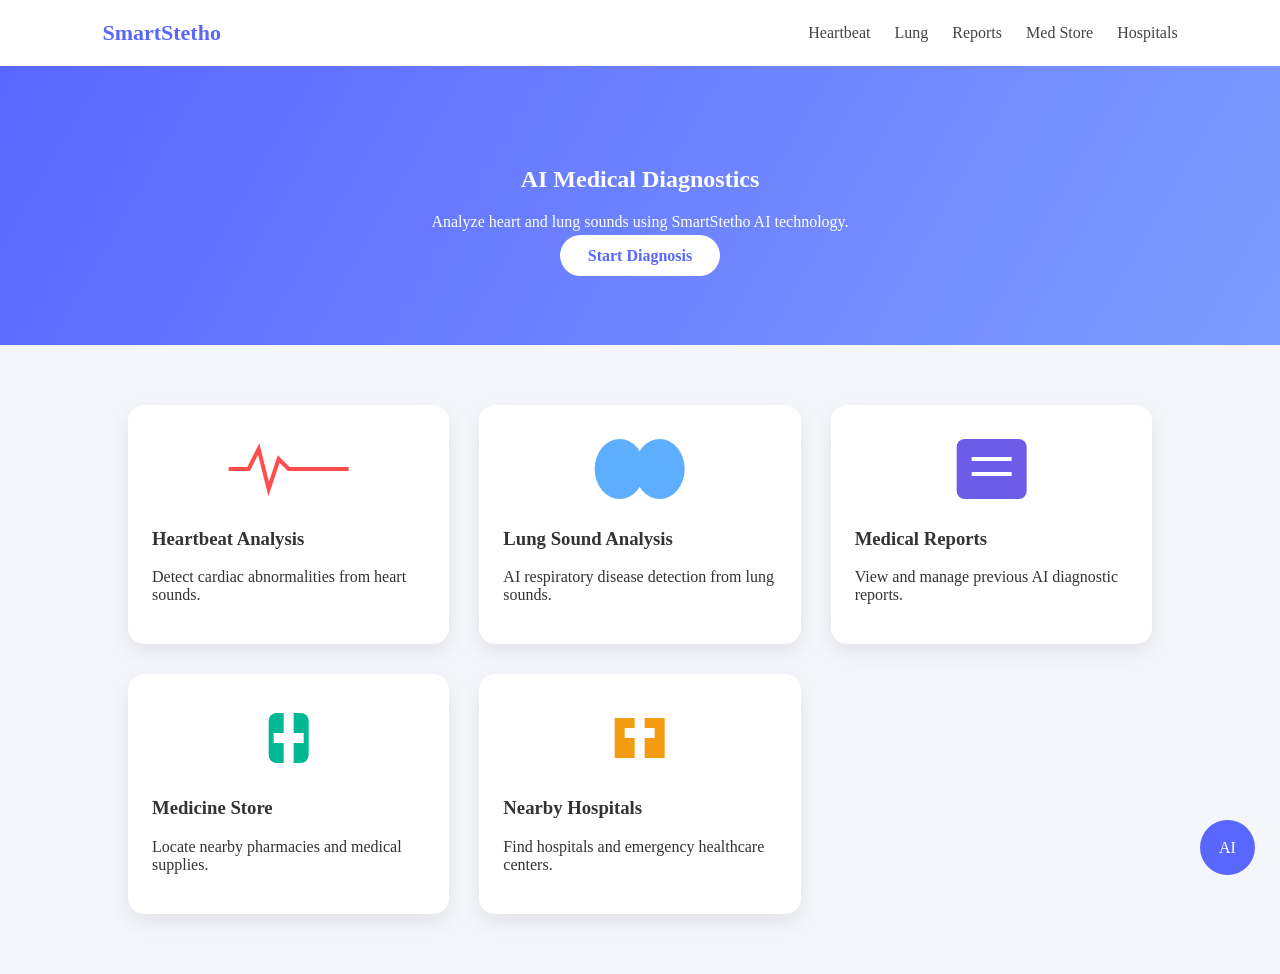
<file: templates/index.html>
<!DOCTYPE html>
<html lang="en">

<head>

    <meta charset="UTF-8">
    <meta name="viewport" content="width=device-width, initial-scale=1.0">

    <title>SmartStetho AI</title>

    <link rel="stylesheet" href="/static/home.css">

</head>

<body>

    <header class="header">

        <div class="logo">SmartStetho</div>

        <nav>
            <a href="/heartbeat">Heartbeat</a>
            <a href="/lungsound">Lung</a>
            <a href="/report">Reports</a>
            <a href="/med_store">Med Store</a>
            <a href="/hospital">Hospitals</a>
        </nav>

    </header>


    <section class="hero">

        <h1>AI Medical Diagnostics</h1>

        <p>Analyze heart and lung sounds using SmartStetho AI technology.</p>

        <a href="/heartbeat" class="cta">Start Diagnosis</a>

    </section>


    <section class="dashboard">


        <a href="/heartbeat" class="card">

            <div class="card-img">

                <svg viewBox="0 0 120 80">

                    <polyline points="0,40 20,40 30,20 40,60 50,30 60,40 120,40" stroke="#ff4d4d" stroke-width="4"
                        fill="none" />

                </svg>

            </div>

            <h3>Heartbeat Analysis</h3>

            <p>Detect cardiac abnormalities from heart sounds.</p>

        </a>



        <a href="/lungsound" class="card">

            <div class="card-img">

                <svg viewBox="0 0 120 80">

                    <ellipse cx="40" cy="40" rx="25" ry="30" fill="#5daeff" />
                    <ellipse cx="80" cy="40" rx="25" ry="30" fill="#5daeff" />

                </svg>

            </div>

            <h3>Lung Sound Analysis</h3>

            <p>AI respiratory disease detection from lung sounds.</p>

        </a>



        <a href="/report" class="card">

            <div class="card-img">

                <svg viewBox="0 0 120 80">

                    <rect x="25" y="10" width="70" height="60" rx="8" fill="#6c5ce7" />
                    <line x1="40" y1="30" x2="80" y2="30" stroke="white" stroke-width="4" />
                    <line x1="40" y1="45" x2="80" y2="45" stroke="white" stroke-width="4" />

                </svg>

            </div>

            <h3>Medical Reports</h3>

            <p>View and manage previous AI diagnostic reports.</p>

        </a>



        <a href="/med_store" class="card">

            <div class="card-img">

                <svg viewBox="0 0 120 80">

                    <rect x="40" y="15" width="40" height="50" rx="8" fill="#00b894" />
                    <rect x="55" y="10" width="10" height="60" fill="white" />
                    <rect x="45" y="35" width="30" height="10" fill="white" />

                </svg>

            </div>

            <h3>Medicine Store</h3>

            <p>Locate nearby pharmacies and medical supplies.</p>

        </a>



        <a href="/hospital" class="card">

            <div class="card-img">

                <svg viewBox="0 0 120 80">

                    <rect x="35" y="20" width="50" height="40" fill="#f39c12" />
                    <rect x="55" y="20" width="10" height="40" fill="white" />
                    <rect x="45" y="30" width="30" height="10" fill="white" />

                </svg>

            </div>

            <h3>Nearby Hospitals</h3>

            <p>Find hospitals and emergency healthcare centers.</p>

        </a>

    </section>


    <div id="chat-button">AI</div>


    <div id="chatbox">

        <div id="chat-header">Medical Assistant</div>

        <div id="chat-body"></div>

        <div class="chat-input">

            <input id="chat-input" placeholder="Ask a medical question">

            <button onclick="sendMessage()">Send</button>

        </div>

    </div>


    <script src="/static/chatbot.js"></script>

    <script>

        const chatBtn = document.getElementById("chat-button")
        const chatBox = document.getElementById("chatbox")

        chatBtn.onclick = () => {
            chatBox.classList.toggle("open")
        }

    </script>

</body>

</html>
</file>
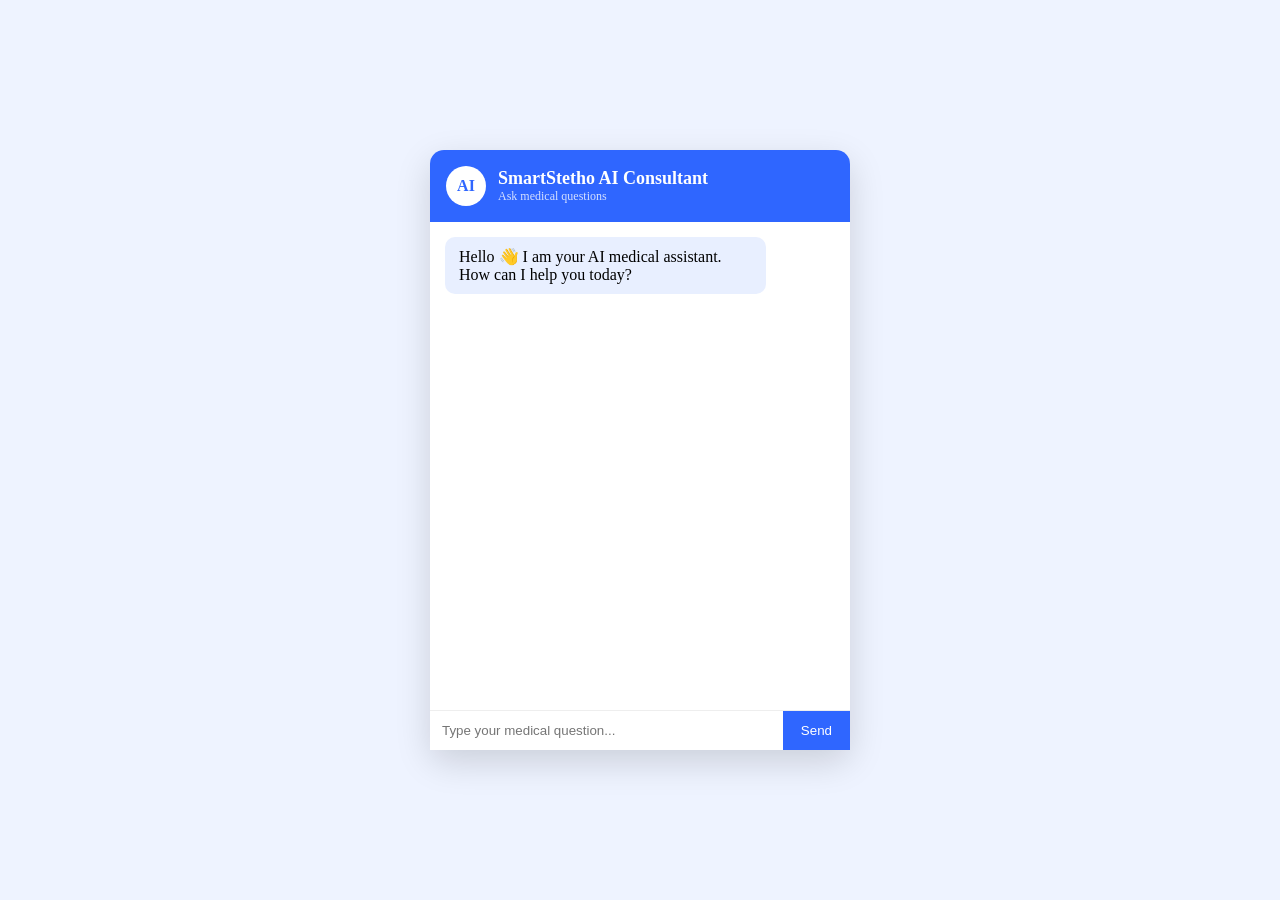
<file: templates/ai_consultant.html>
<!DOCTYPE html>
<html>

<head>

    <title>AI Medical Consultant</title>

    <link rel="stylesheet" href="/static/ai_chat.css">

</head>

<body>

    <div class="chat-container">

        <header class="chat-header">

            <div class="avatar">AI</div>

            <div>

                <h2>SmartStetho AI Consultant</h2>

                <p>Ask medical questions</p>

            </div>

        </header>


        <div class="chat-box" id="chatBox">

            <div class="ai-message">

                Hello 👋
                I am your AI medical assistant.
                How can I help you today?

            </div>

        </div>


        <div class="chat-input">

            <input id="messageInput" placeholder="Type your medical question...">

            <button onclick="sendMessage()">Send</button>

        </div>

    </div>



    <script>

        async function sendMessage() {

            const input = document.getElementById("messageInput")
            const chat = document.getElementById("chatBox")

            const msg = input.value.trim()

            if (msg === "") return

            chat.innerHTML += `<div class="user-message">${msg}</div>`

            input.value = ""

            chat.scrollTop = chat.scrollHeight


            chat.innerHTML += `<div class="ai-message" id="typing">AI is typing...</div>`

            chat.scrollTop = chat.scrollHeight


            const res = await fetch("/chat", {

                method: "POST",

                headers: {
                    "Content-Type": "application/json"
                },

                body: JSON.stringify({ message: msg })

            })

            const data = await res.json()

            document.getElementById("typing").remove()

            chat.innerHTML += `<div class="ai-message">${data.reply}</div>`

            chat.scrollTop = chat.scrollHeight

        }

    </script>

</body>

</html>
</file>
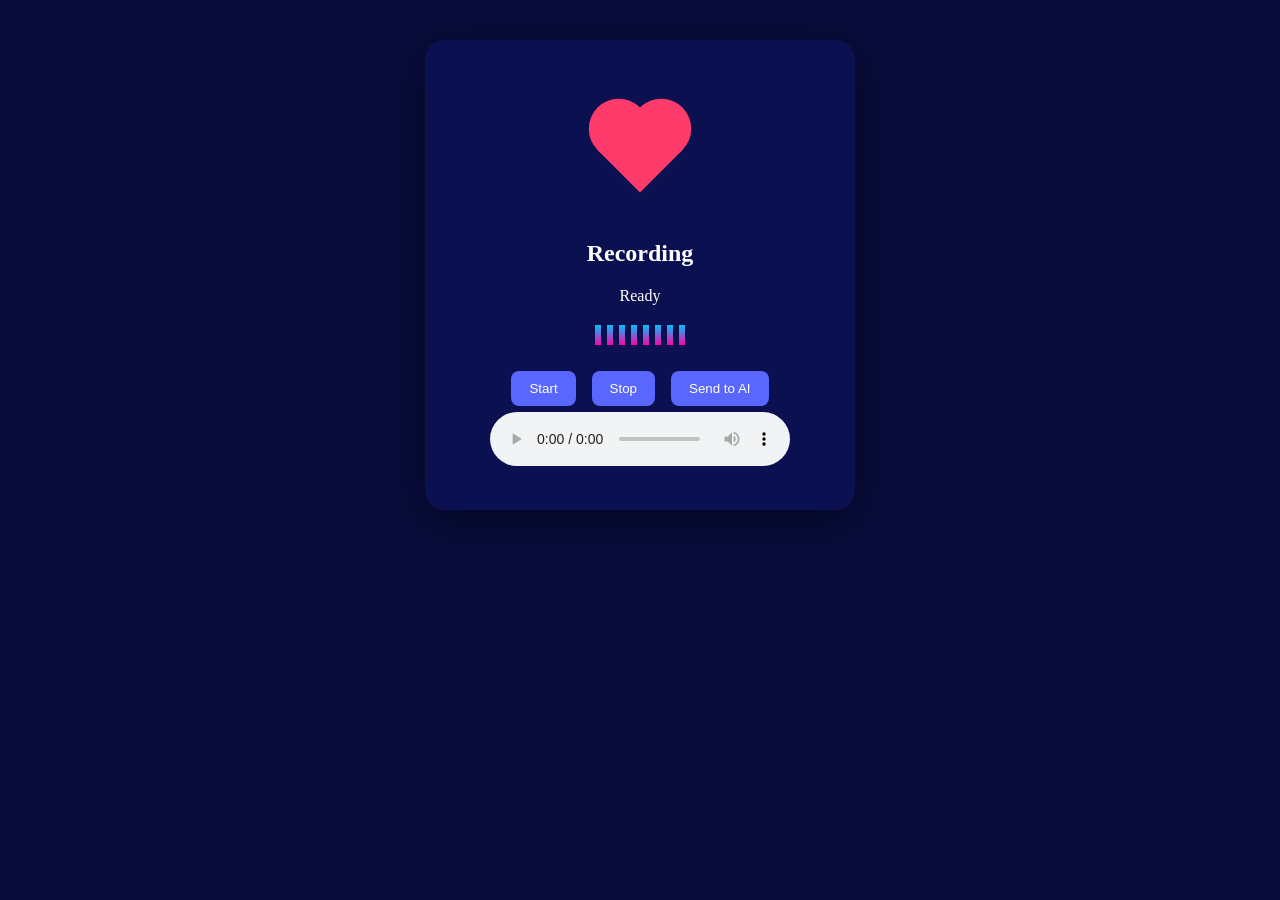
<file: templates/heartbeat.html>
<!DOCTYPE html>
<html>

<head>
    <title>Heartbeat Recorder</title>
    <link rel="stylesheet" href="/static/heartbeat.css">
</head>

<body>

    <div class="recorder-card">

        <!-- Heart graphic -->
        <div class="heart-wrap" id="heartWrap">
            <div class="heart"></div>
        </div>

        <h2>Recording</h2>
        <div id="status">Ready</div>

        <!-- Wave animation -->
        <div class="wave" id="wave">
            <span></span><span></span><span></span><span></span>
            <span></span><span></span><span></span><span></span>
        </div>

        <div class="controls">
            <button id="start">Start</button>
            <button id="stop">Stop</button>
            <button id="sendAI">Send to AI</button>
        </div>

        <audio id="audio" controls></audio>

    </div>


    <!-- RESULT SECTION -->

    <div class="result-card" id="resultCard">

        <h2>AI Diagnosis</h2>

        <div class="circle" id="circle">
            <span id="percent">0%</span>
        </div>

        <h3 id="diseaseName"></h3>
        <p id="confidenceText"></p>

        <div class="disclaimer">
            AI generated prediction.
            Consult a qualified doctor before making medical decisions.
        </div>

    </div>


    <script>

        let mediaRecorder
        let audioChunks = []

        const startBtn = document.getElementById("start")
        const stopBtn = document.getElementById("stop")
        const sendAI = document.getElementById("sendAI")

        const status = document.getElementById("status")
        const wave = document.getElementById("wave")
        const heart = document.getElementById("heartWrap")


        startBtn.onclick = async () => {

            status.innerText = "Recording..."

            wave.classList.add("recording")
            heart.classList.add("recording")

            const stream = await navigator.mediaDevices.getUserMedia({ audio: true })

            mediaRecorder = new MediaRecorder(stream)
            mediaRecorder.start()

            audioChunks = []

            mediaRecorder.ondataavailable = (event) => {
                audioChunks.push(event.data)
            }

        }


        stopBtn.onclick = () => {

            if (!mediaRecorder) {
                alert("Start recording first")
                return
            }

            mediaRecorder.stop()

            wave.classList.remove("recording")
            heart.classList.remove("recording")

            status.innerText = "Processing..."

            mediaRecorder.onstop = async () => {

                const blob = new Blob(audioChunks, { type: 'audio/webm' })

                document.getElementById("audio").src = URL.createObjectURL(blob)

                const formData = new FormData()
                formData.append("file", blob, "heartbeat.webm")

                await fetch("/upload_heartbeat", {
                    method: "POST",
                    body: formData
                })

                status.innerText = "Recording uploaded"

            }

        }


        sendAI.onclick = async () => {

            status.innerText = "AI analyzing..."

            const res = await fetch("/predict_heart")
            const data = await res.json()

            const confidence = Math.round(data.confidence * 100)

            document.getElementById("percent").innerText = confidence + "%"
            document.getElementById("diseaseName").innerText = data.disease
            document.getElementById("confidenceText").innerText = "Confidence " + confidence + "%"

            document.getElementById("circle").style.background =
                `conic-gradient(#3d8bd9 ${confidence}%, #e6e6e6 ${confidence}%)`

            document.getElementById("resultCard").style.display = "block"

            status.innerText = "Analysis complete"

        }

    </script>

</body>

</html>
</file>
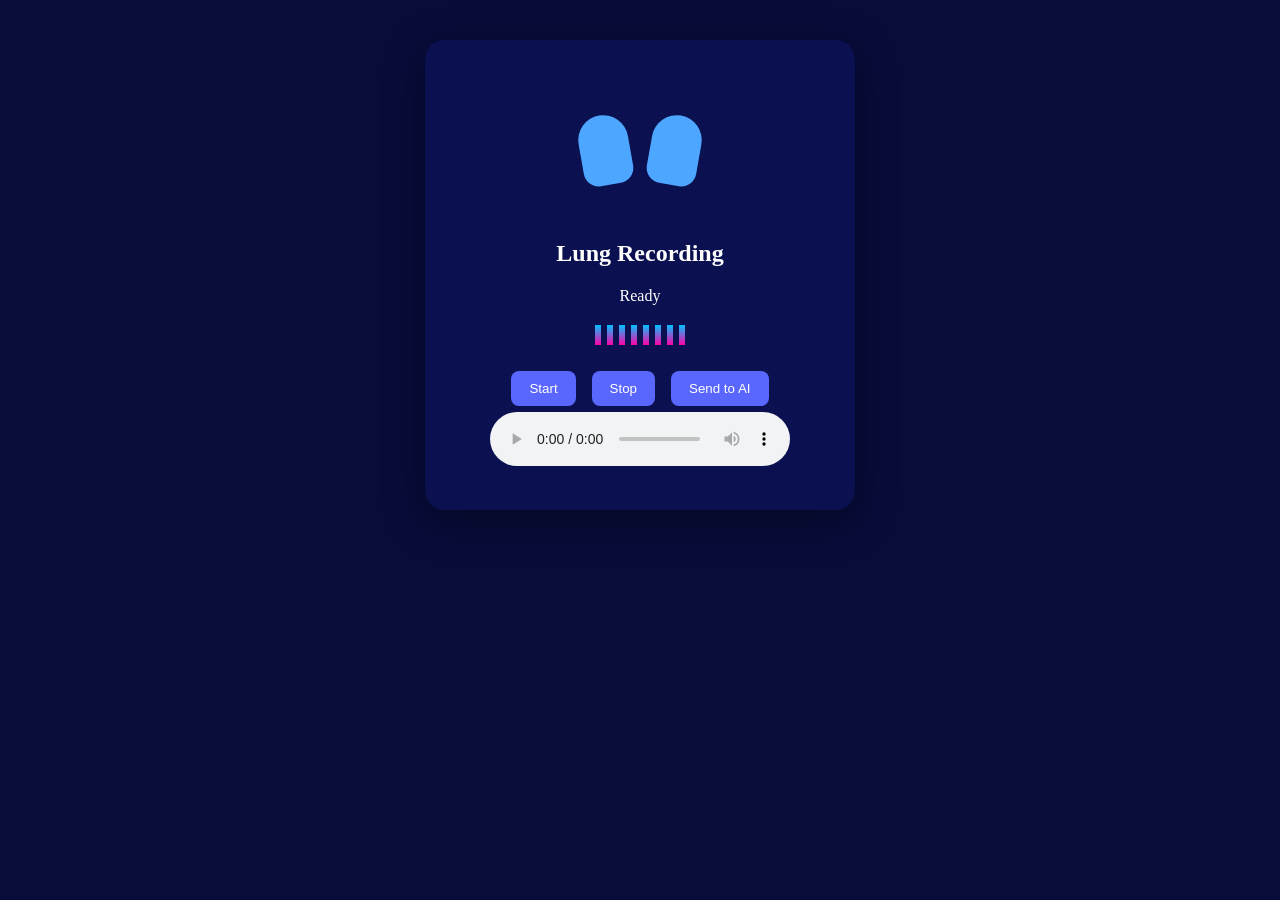
<file: templates/lungsound.html>
<!DOCTYPE html>
<html>

<head>
    <title>Lung Sound Recorder</title>
    <link rel="stylesheet" href="/static/lung.css">
</head>

<body>

    <div class="recorder-card">

        <!-- LUNG GRAPHIC -->
        <div class="lung-wrap" id="lungWrap">
            <div class="lungs">
                <div class="lung left"></div>
                <div class="lung right"></div>
            </div>
        </div>

        <h2>Lung Recording</h2>
        <div id="status">Ready</div>

        <!-- BREATH WAVE -->
        <div class="wave" id="wave">
            <span></span><span></span><span></span><span></span>
            <span></span><span></span><span></span><span></span>
        </div>

        <div class="controls">
            <button id="start">Start</button>
            <button id="stop">Stop</button>
            <button id="sendAI">Send to AI</button>
        </div>

        <audio id="audio" controls></audio>

    </div>


    <!-- RESULT SECTION -->

    <div class="result-card" id="resultCard">

        <h2>AI Lung Analysis</h2>

        <div class="circle" id="circle">
            <span id="percent">0%</span>
        </div>

        <h3 id="diseaseName"></h3>
        <p id="confidenceText"></p>

        <div class="disclaimer">
            AI generated prediction.
            This system is not a replacement for medical diagnosis.
            Please consult a qualified doctor.
        </div>

    </div>


    <script>

        let mediaRecorder
        let audioChunks = []

        const startBtn = document.getElementById("start")
        const stopBtn = document.getElementById("stop")
        const sendAI = document.getElementById("sendAI")

        const status = document.getElementById("status")
        const wave = document.getElementById("wave")
        const lungs = document.getElementById("lungWrap")


        startBtn.onclick = async () => {

            status.innerText = "Recording..."

            wave.classList.add("recording")
            lungs.classList.add("recording")

            const stream = await navigator.mediaDevices.getUserMedia({ audio: true })

            mediaRecorder = new MediaRecorder(stream)
            mediaRecorder.start()

            audioChunks = []

            mediaRecorder.ondataavailable = (event) => {
                audioChunks.push(event.data)
            }

        }


        stopBtn.onclick = () => {

            if (!mediaRecorder) {
                alert("Start recording first")
                return
            }

            mediaRecorder.stop()

            wave.classList.remove("recording")
            lungs.classList.remove("recording")

            status.innerText = "Processing..."

            mediaRecorder.onstop = async () => {

                const blob = new Blob(audioChunks, { type: 'audio/webm' })

                document.getElementById("audio").src = URL.createObjectURL(blob)

                const formData = new FormData()
                formData.append("file", blob, "lung.webm")

                await fetch("/upload_lung", {
                    method: "POST",
                    body: formData
                })

                status.innerText = "Recording uploaded"

            }

        }


        sendAI.onclick = async () => {

            status.innerText = "AI analyzing..."

            const res = await fetch("/predict_lung")
            const data = await res.json()

            const confidence = Math.round(data.confidence * 100)

            document.getElementById("percent").innerText = confidence + "%"
            document.getElementById("diseaseName").innerText = data.disease
            document.getElementById("confidenceText").innerText = "Confidence " + confidence + "%"

            document.getElementById("circle").style.background =
                `conic-gradient(#3d8bd9 ${confidence}%, #e6e6e6 ${confidence}%)`

            document.getElementById("resultCard").style.display = "block"

            status.innerText = "Analysis complete"

        }

    </script>

</body>

</html>
</file>
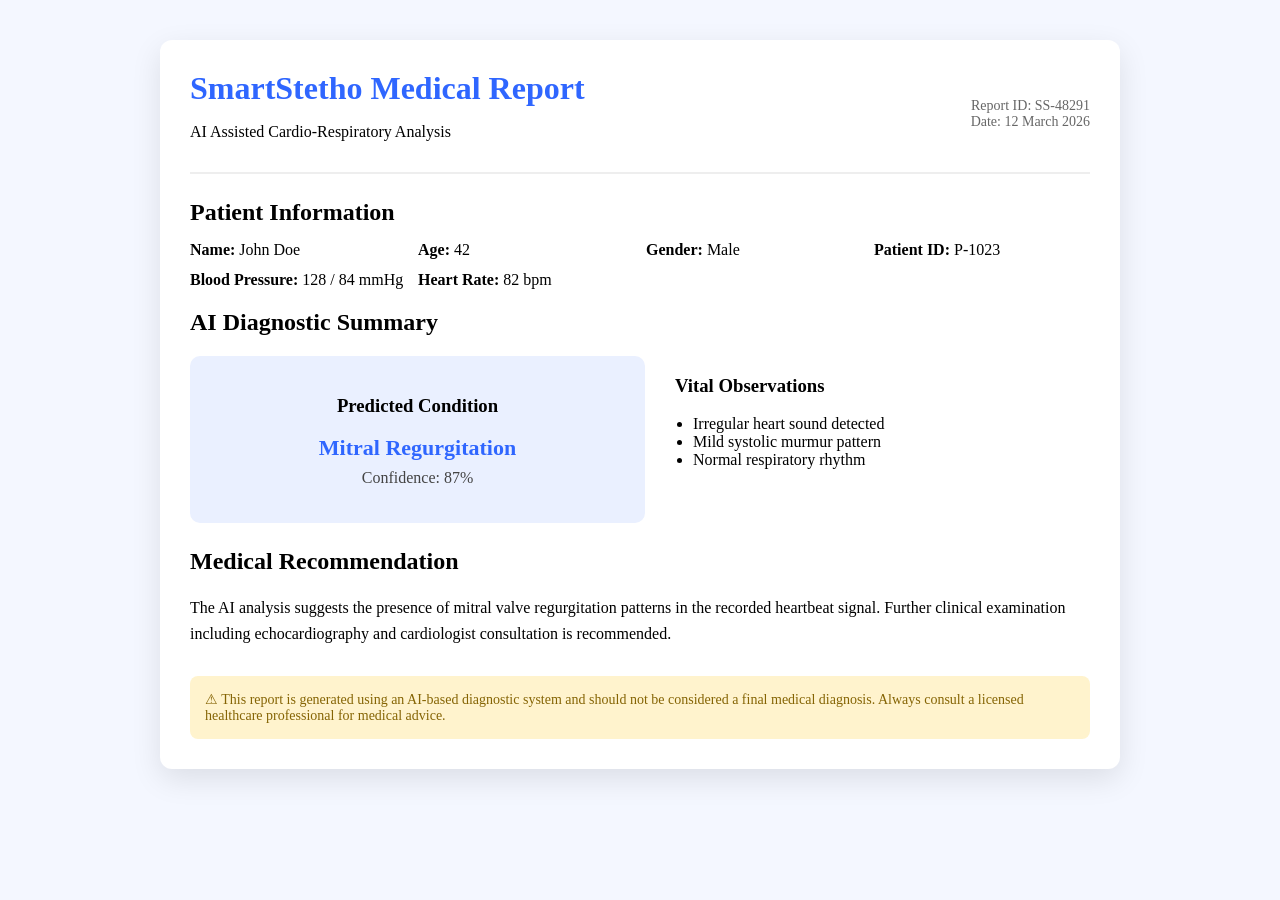
<file: templates/report.html>
<!DOCTYPE html>
<html>

<head>

    <title>Patient Medical Report</title>

    <link rel="stylesheet" href="/static/report.css">

</head>

<body>

    <div class="report-container">

        <header class="report-header">

            <div>

                <h1>SmartStetho Medical Report</h1>

                <p>AI Assisted Cardio-Respiratory Analysis</p>

            </div>

            <div class="report-id">

                Report ID: SS-48291
                <br>
                Date: 12 March 2026

            </div>

        </header>



        <section class="patient-info">

            <h2>Patient Information</h2>

            <div class="grid">

                <div><strong>Name:</strong> John Doe</div>
                <div><strong>Age:</strong> 42</div>
                <div><strong>Gender:</strong> Male</div>
                <div><strong>Patient ID:</strong> P-1023</div>
                <div><strong>Blood Pressure:</strong> 128 / 84 mmHg</div>
                <div><strong>Heart Rate:</strong> 82 bpm</div>

            </div>

        </section>



        <section class="analysis">

            <h2>AI Diagnostic Summary</h2>

            <div class="analysis-box">

                <div class="result">

                    <h3>Predicted Condition</h3>

                    <div class="disease">Mitral Regurgitation</div>

                    <p class="confidence">Confidence: 87%</p>

                </div>

                <div class="vitals">

                    <h3>Vital Observations</h3>

                    <ul>

                        <li>Irregular heart sound detected</li>
                        <li>Mild systolic murmur pattern</li>
                        <li>Normal respiratory rhythm</li>

                    </ul>

                </div>

            </div>

        </section>



        <section class="recommendation">

            <h2>Medical Recommendation</h2>

            <p>

                The AI analysis suggests the presence of mitral valve regurgitation patterns in the recorded heartbeat
                signal.
                Further clinical examination including echocardiography and cardiologist consultation is recommended.

            </p>

        </section>



        <footer class="disclaimer">

            ⚠ This report is generated using an AI-based diagnostic system and should not be considered a final medical
            diagnosis.
            Always consult a licensed healthcare professional for medical advice.

        </footer>

    </div>

</body>

</html>
</file>
<file: static/home.css>
body {
    margin: 0;
    font-family: Segoe UI;
    background: #f4f6fb;
}

/* header */

.header {
    display: flex;
    justify-content: space-between;
    align-items: center;
    padding: 20px 8%;
    background: white;
    box-shadow: 0 3px 10px rgba(0, 0, 0, 0.08);
}

.logo {
    font-size: 22px;
    font-weight: 600;
    color: #5a67ff;
}

nav a {
    margin-left: 20px;
    text-decoration: none;
    color: #444;
}

/* hero */

.hero {
    text-align: center;
    padding: 80px 10%;
    background: linear-gradient(120deg, #5a67ff, #7f9cff);
    color: white;
}

.cta {
    background: white;
    color: #5a67ff;
    padding: 12px 28px;
    border-radius: 25px;
    text-decoration: none;
    font-weight: 600;
}

/* cards */

.dashboard {
    padding: 60px 10%;
    display: grid;
    grid-template-columns: repeat(auto-fit, minmax(260px, 1fr));
    gap: 30px;
}

.card {
    background: white;
    border-radius: 16px;
    padding: 24px;
    text-decoration: none;
    color: #333;
    box-shadow: 0 8px 20px rgba(0, 0, 0, 0.08);
    transition: 0.3s;
}

.card:hover {
    transform: translateY(-6px);
    box-shadow: 0 15px 35px rgba(0, 0, 0, 0.15);
}

.card-img {
    height: 80px;
    margin-bottom: 10px;
}

.card-img svg {
    width: 100%;
    height: 100%;
}

/* chatbot */

#chat-button {
    position: fixed;
    bottom: 25px;
    right: 25px;
    width: 55px;
    height: 55px;
    border-radius: 50%;
    background: #5a67ff;
    color: white;
    display: flex;
    align-items: center;
    justify-content: center;
    cursor: pointer;
}

#chatbox {
    position: fixed;
    bottom: 95px;
    right: 25px;
    width: 320px;
    background: white;
    border-radius: 10px;
    display: none;
    flex-direction: column;
    box-shadow: 0 10px 30px rgba(0, 0, 0, 0.25);
}

#chatbox.open {
    display: flex;
}

#chat-header {
    background: #5a67ff;
    color: white;
    padding: 12px;
}

#chat-body {
    padding: 10px;
    height: 260px;
    overflow-y: auto;
}

.chat-input {
    display: flex;
    border-top: 1px solid #ddd;
}

.chat-input input {
    flex: 1;
    border: none;
    padding: 10px;
}

.chat-input button {
    background: #5a67ff;
    border: none;
    color: white;
    padding: 10px;
}
</file>
<file: static/ai_chat.css>
body {

    margin: 0;
    font-family: Segoe UI;
    background: #eef3ff;
    display: flex;
    justify-content: center;
    align-items: center;
    height: 100vh;

}


/* container */

.chat-container {

    width: 420px;
    height: 600px;
    background: white;
    border-radius: 14px;
    box-shadow: 0 12px 35px rgba(0, 0, 0, 0.15);
    display: flex;
    flex-direction: column;

}


/* header */

.chat-header {

    display: flex;
    align-items: center;
    gap: 12px;
    padding: 16px;
    background: #2f66ff;
    color: white;
    border-top-left-radius: 14px;
    border-top-right-radius: 14px;

}

.avatar {

    width: 40px;
    height: 40px;
    border-radius: 50%;
    background: white;
    color: #2f66ff;
    display: flex;
    align-items: center;
    justify-content: center;
    font-weight: bold;

}

.chat-header h2 {

    margin: 0;
    font-size: 18px;

}

.chat-header p {

    margin: 0;
    font-size: 12px;
    opacity: 0.8;

}


/* chat area */

.chat-box {

    flex: 1;
    padding: 15px;
    overflow-y: auto;
    display: flex;
    flex-direction: column;
    gap: 10px;

}


/* AI message */

.ai-message {

    background: #e8efff;
    padding: 10px 14px;
    border-radius: 10px;
    max-width: 75%;

}


/* user message */

.user-message {

    background: #2f66ff;
    color: white;
    padding: 10px 14px;
    border-radius: 10px;
    max-width: 75%;
    align-self: flex-end;

}


/* input */

.chat-input {

    display: flex;
    border-top: 1px solid #eee;

}

.chat-input input {

    flex: 1;
    padding: 12px;
    border: none;
    outline: none;

}

.chat-input button {

    background: #2f66ff;
    color: white;
    border: none;
    padding: 0 18px;
    cursor: pointer;

}

.chat-input button:hover {

    background: #1f4ed8;

}
</file>
<file: static/heartbeat.css>
body {
    margin: 0;
    font-family: Segoe UI;
    background: #070c3a;
    display: flex;
    flex-direction: column;
    align-items: center;
    padding: 40px;
    color: white;
}

.recorder-card {
    background: #0b1050;
    padding: 40px;
    border-radius: 20px;
    width: 350px;
    text-align: center;
    box-shadow: 0 10px 40px rgba(0, 0, 0, 0.4);
}

/* HEART GRAPHIC */

.heart-wrap {
    width: 140px;
    height: 140px;
    margin: auto;
    display: flex;
    align-items: center;
    justify-content: center;
}

.heart {
    width: 60px;
    height: 60px;
    background: #ff3b6b;
    transform: rotate(-45deg);
    position: relative;
}

.heart:before,
.heart:after {
    content: "";
    width: 60px;
    height: 60px;
    background: #ff3b6b;
    border-radius: 50%;
    position: absolute;
}

.heart:before {
    top: -30px;
    left: 0;
}

.heart:after {
    left: 30px;
    top: 0;
}

/* heart pulse animation */

.heart-wrap.recording .heart {
    animation: pulse 1s infinite;
}

@keyframes pulse {
    0% {
        transform: scale(1) rotate(-45deg)
    }

    50% {
        transform: scale(1.2) rotate(-45deg)
    }

    100% {
        transform: scale(1) rotate(-45deg)
    }
}

/* waveform */

.wave {
    display: flex;
    justify-content: center;
    gap: 6px;
    margin: 20px 0;
}

.wave span {
    width: 6px;
    height: 20px;
    background: linear-gradient(#00c3ff, #ff00aa);
    animation: wave 1s infinite ease-in-out;
    animation-play-state: paused;
}

.wave.recording span {
    animation-play-state: running;
}

@keyframes wave {
    0% {
        height: 20px
    }

    50% {
        height: 50px
    }

    100% {
        height: 20px
    }
}

/* buttons */

.controls button {
    padding: 10px 18px;
    margin: 6px;
    border: none;
    border-radius: 8px;
    cursor: pointer;
    background: #5a67ff;
    color: white;
}

/* result */

.result-card {
    display: none;
    margin-top: 40px;
    background: white;
    color: #333;
    padding: 30px;
    border-radius: 20px;
    width: 350px;
    text-align: center;
    box-shadow: 0 10px 40px rgba(0, 0, 0, 0.2);
}

.circle {
    width: 180px;
    height: 180px;
    border-radius: 50%;
    display: flex;
    align-items: center;
    justify-content: center;
    margin: auto;
    font-size: 40px;
    font-weight: bold;
    background: conic-gradient(#3d8bd9 0%, #e6e6e6 0%);
}

.disclaimer {
    margin-top: 20px;
    background: #fff3cd;
    padding: 15px;
    border-radius: 10px;
    font-size: 14px;
    color: #856404;
}
</file>
<file: static/lung.css>
body {
    margin: 0;
    font-family: Segoe UI;
    background: #070c3a;
    display: flex;
    flex-direction: column;
    align-items: center;
    padding: 40px;
    color: white;
}

.recorder-card {
    background: #0b1050;
    padding: 40px;
    border-radius: 20px;
    width: 350px;
    text-align: center;
    box-shadow: 0 10px 40px rgba(0, 0, 0, 0.4);
}

/* LUNG GRAPHIC */

.lung-wrap {
    width: 140px;
    height: 140px;
    margin: auto;
    display: flex;
    align-items: center;
    justify-content: center;
}

.lungs {
    display: flex;
    gap: 20px;
}

.lung {
    width: 50px;
    height: 70px;
    background: #4da6ff;
    border-radius: 50px 50px 30px 30px;
}

.lung.left {
    transform: rotate(-10deg);
}

.lung.right {
    transform: rotate(10deg);
}

/* breathing animation */

.lung-wrap.recording .lungs {
    animation: breath 2s infinite;
}

@keyframes breath {
    0% {
        transform: scale(1)
    }

    50% {
        transform: scale(1.2)
    }

    100% {
        transform: scale(1)
    }
}


/* wave */

.wave {
    display: flex;
    justify-content: center;
    gap: 6px;
    margin: 20px 0;
}

.wave span {
    width: 6px;
    height: 20px;
    background: linear-gradient(#00c3ff, #ff00aa);
    animation: wave 1s infinite ease-in-out;
    animation-play-state: paused;
}

.wave.recording span {
    animation-play-state: running;
}

@keyframes wave {
    0% {
        height: 20px
    }

    50% {
        height: 50px
    }

    100% {
        height: 20px
    }
}


/* buttons */

.controls button {
    padding: 10px 18px;
    margin: 6px;
    border: none;
    border-radius: 8px;
    cursor: pointer;
    background: #5a67ff;
    color: white;
}


/* result */

.result-card {
    display: none;
    margin-top: 40px;
    background: white;
    color: #333;
    padding: 30px;
    border-radius: 20px;
    width: 350px;
    text-align: center;
    box-shadow: 0 10px 40px rgba(0, 0, 0, 0.2);
}

.circle {
    width: 180px;
    height: 180px;
    border-radius: 50%;
    display: flex;
    align-items: center;
    justify-content: center;
    margin: auto;
    font-size: 40px;
    font-weight: bold;
    background: conic-gradient(#3d8bd9 0%, #e6e6e6 0%);
}

.disclaimer {
    margin-top: 20px;
    background: #fff3cd;
    padding: 15px;
    border-radius: 10px;
    font-size: 14px;
    color: #856404;
}
</file>
<file: static/report.css>
body {
    margin: 0;
    font-family: Segoe UI;
    background: #f4f7ff;
    display: flex;
    justify-content: center;
}

.report-container {

    width: 900px;
    max-width: 95%;
    background: white;
    margin: 40px;
    padding: 30px;
    border-radius: 12px;
    box-shadow: 0 10px 30px rgba(0, 0, 0, 0.1);

}

/* header */

.report-header {

    display: flex;
    justify-content: space-between;
    align-items: center;
    border-bottom: 2px solid #eee;
    padding-bottom: 15px;
    margin-bottom: 25px;

}

.report-header h1 {

    color: #2f66ff;
    margin: 0;

}

.report-id {

    text-align: right;
    font-size: 14px;
    color: #666;

}


/* patient info */

.patient-info h2 {

    margin-bottom: 15px;

}

.grid {

    display: grid;
    grid-template-columns: repeat(auto-fit, minmax(200px, 1fr));
    gap: 12px;

}


/* analysis */

.analysis-box {

    display: flex;
    gap: 30px;
    margin-top: 15px;

}

.result {

    background: #eaf0ff;
    padding: 20px;
    border-radius: 10px;
    flex: 1;
    text-align: center;

}

.disease {

    font-size: 22px;
    font-weight: bold;
    color: #2f66ff;

}

.confidence {

    margin-top: 8px;
    color: #444;

}

.vitals {

    flex: 1;

}

.vitals ul {

    padding-left: 18px;

}


/* recommendation */

.recommendation {

    margin-top: 25px;

}

.recommendation p {

    line-height: 1.6;

}


/* disclaimer */

.disclaimer {

    margin-top: 30px;
    background: #fff3cd;
    padding: 15px;
    border-radius: 8px;
    font-size: 14px;
    color: #856404;

}
</file>
